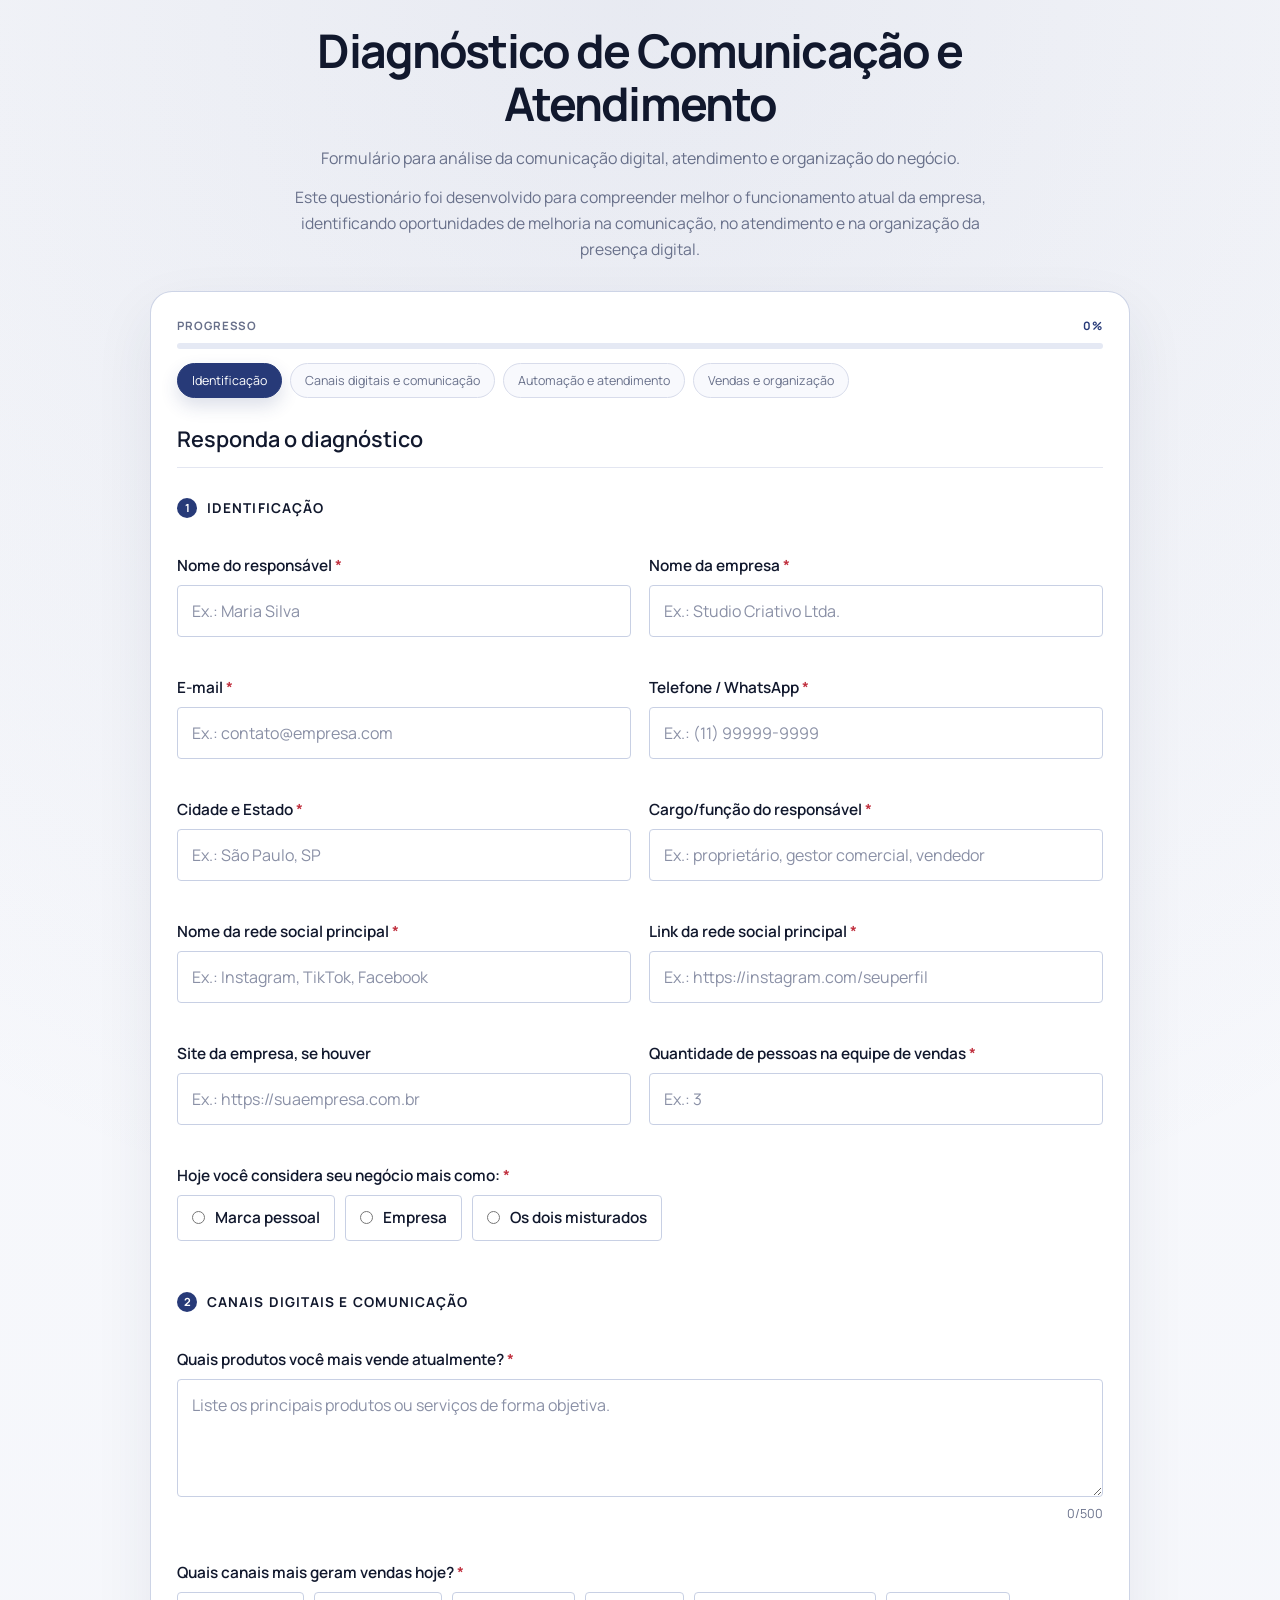
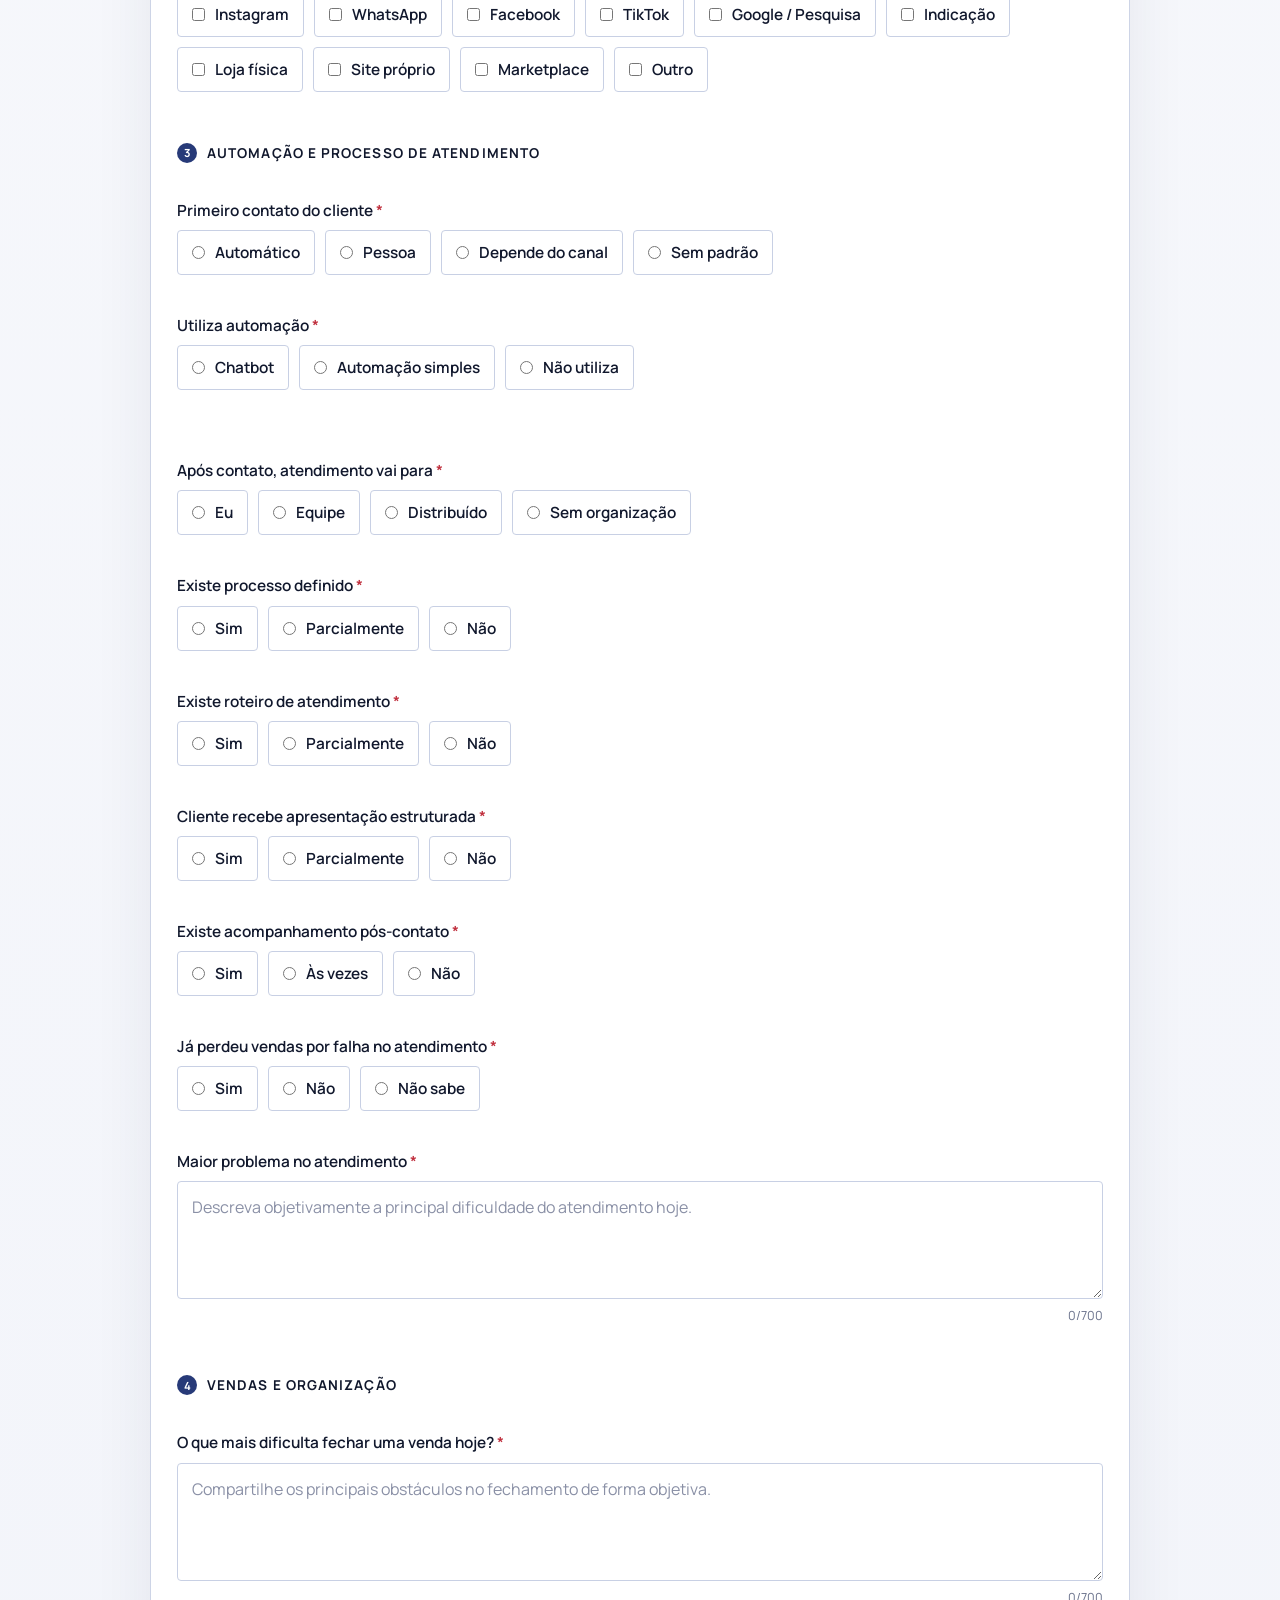
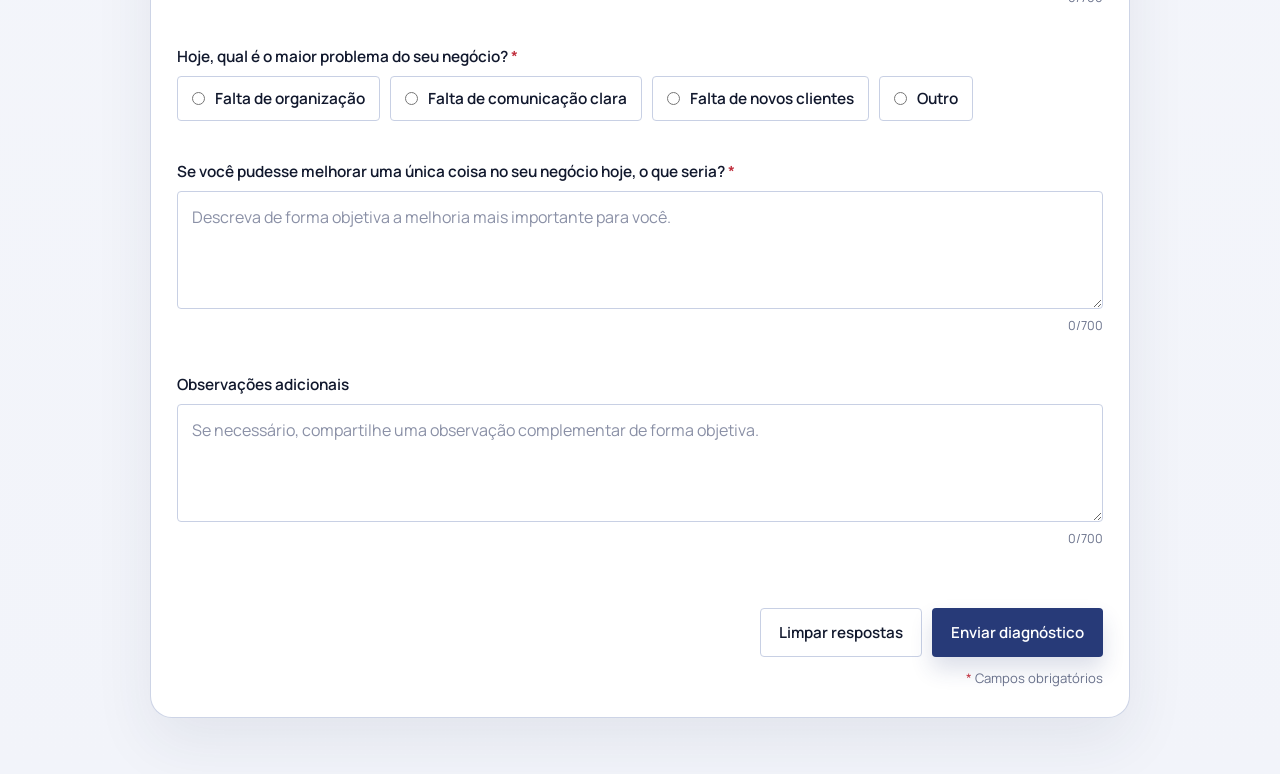
<file: index.html>
<!DOCTYPE html>
<html lang="pt-BR">
<head>
  <meta charset="UTF-8">
  <meta name="viewport" content="width=device-width, initial-scale=1.0">
  <title>Diagn&oacute;stico de Comunica&ccedil;&atilde;o e Atendimento</title>
  <link rel="preconnect" href="https://fonts.googleapis.com">
  <link rel="preconnect" href="https://fonts.gstatic.com" crossorigin>
  <link href="https://fonts.googleapis.com/css2?family=Manrope:wght@400;500;600;700;800&display=swap" rel="stylesheet">
  <link rel="stylesheet" href="style.css">
</head>
<body>
  <main class="page">
    <section class="hero">
      <h1>Diagn&oacute;stico de Comunica&ccedil;&atilde;o e Atendimento</h1>
      <p class="hero-subtitle">
        Formul&aacute;rio para an&aacute;lise da comunica&ccedil;&atilde;o digital, atendimento e organiza&ccedil;&atilde;o do neg&oacute;cio.
      </p>
      <p class="hero-description">
        Este question&aacute;rio foi desenvolvido para compreender melhor o funcionamento atual da empresa, identificando oportunidades de melhoria na comunica&ccedil;&atilde;o, no atendimento e na organiza&ccedil;&atilde;o da presen&ccedil;a digital.
      </p>
    </section>

    <section class="form-shell">
      <div class="progress-panel">
        <div class="progress-header">
          <span class="progress-label">PROGRESSO</span>
          <span class="progress-value" id="progress-value">0%</span>
        </div>
        <div class="progress-track" aria-hidden="true">
          <span class="progress-fill" id="progress-fill"></span>
        </div>

        <div class="step-tabs" aria-label="Etapas do diagn&oacute;stico">
          <button class="step-tab is-active" type="button" data-step-target="identificacao">Identifica&ccedil;&atilde;o</button>
          <button class="step-tab" type="button" data-step-target="instagram">Canais digitais e comunica&ccedil;&atilde;o</button>
          <button class="step-tab" type="button" data-step-target="atendimento">Automa&ccedil;&atilde;o e atendimento</button>
          <button class="step-tab" type="button" data-step-target="vendas">Vendas e organiza&ccedil;&atilde;o</button>
        </div>
      </div>

      <form id="diagnostic-form" novalidate>
        <div class="form-header">
          <h2>Responda o diagn&oacute;stico</h2>
        </div>

        <section class="form-section" id="identificacao" data-step="identificacao">
          <div class="section-title">
            <span class="section-number">1</span>
            <h3>Identifica&ccedil;&atilde;o</h3>
          </div>

          <div class="field-grid">
            <div class="field" data-field="name">
              <label for="name">Nome do respons&aacute;vel <span class="required-mark">*</span></label>
              <input id="name" name="name" type="text" maxlength="80" placeholder="Ex.: Maria Silva" required>
              <small class="error" id="name-error"></small>
            </div>

            <div class="field" data-field="company">
              <label for="company">Nome da empresa <span class="required-mark">*</span></label>
              <input id="company" name="company" type="text" maxlength="100" placeholder="Ex.: Studio Criativo Ltda." required>
              <small class="error" id="company-error"></small>
            </div>
          </div>

          <div class="field-grid">
            <div class="field" data-field="email">
              <label for="email">E-mail <span class="required-mark">*</span></label>
              <input id="email" name="email" type="email" maxlength="120" placeholder="Ex.: contato@empresa.com" required>
              <small class="error" id="email-error"></small>
            </div>

            <div class="field" data-field="phoneWhatsApp">
              <label for="phone-whatsapp">Telefone / WhatsApp <span class="required-mark">*</span></label>
              <input id="phone-whatsapp" name="phoneWhatsApp" type="tel" maxlength="30" placeholder="Ex.: (11) 99999-9999" required>
              <small class="error" id="phoneWhatsApp-error"></small>
            </div>
          </div>

          <div class="field-grid">
            <div class="field" data-field="cityState">
              <label for="city-state">Cidade e Estado <span class="required-mark">*</span></label>
              <input id="city-state" name="cityState" type="text" maxlength="80" placeholder="Ex.: S&atilde;o Paulo, SP" required>
              <small class="error" id="cityState-error"></small>
            </div>

            <div class="field" data-field="role">
              <label for="role">Cargo/fun&ccedil;&atilde;o do respons&aacute;vel <span class="required-mark">*</span></label>
              <input id="role" name="role" type="text" maxlength="80" placeholder="Ex.: propriet&aacute;rio, gestor comercial, vendedor" required>
              <small class="error" id="role-error"></small>
            </div>
          </div>

          <div class="field-grid">
            <div class="field" data-field="mainSocialNetworkName">
              <label for="main-social-network-name">Nome da rede social principal <span class="required-mark">*</span></label>
              <input id="main-social-network-name" name="mainSocialNetworkName" type="text" maxlength="80" placeholder="Ex.: Instagram, TikTok, Facebook" required>
              <small class="error" id="mainSocialNetworkName-error"></small>
            </div>

            <div class="field" data-field="mainSocialNetworkLink">
              <label for="main-social-network-link">Link da rede social principal <span class="required-mark">*</span></label>
              <input id="main-social-network-link" name="mainSocialNetworkLink" type="url" maxlength="200" placeholder="Ex.: https://instagram.com/seuperfil" required>
              <small class="error" id="mainSocialNetworkLink-error"></small>
            </div>
          </div>

          <div class="field-grid">
            <div class="field" data-field="website">
              <label for="website">Site da empresa, se houver</label>
              <input id="website" name="website" type="url" maxlength="200" placeholder="Ex.: https://suaempresa.com.br">
              <small class="error" id="website-error"></small>
            </div>

            <div class="field" data-field="salesTeamSize">
              <label for="sales-team-size">Quantidade de pessoas na equipe de vendas <span class="required-mark">*</span></label>
              <input id="sales-team-size" name="salesTeamSize" type="number" min="1" step="1" placeholder="Ex.: 3" required>
              <small class="error" id="salesTeamSize-error"></small>
            </div>
          </div>

          <div class="field" data-field="businessType">
            <span class="field-label">Hoje voc&ecirc; considera seu neg&oacute;cio mais como: <span class="required-mark">*</span></span>
            <div class="choice-group">
              <label class="choice-pill" for="business-type-personal">
                <input id="business-type-personal" name="businessType" type="radio" value="Marca pessoal" required>
                <span>Marca pessoal</span>
              </label>
              <label class="choice-pill" for="business-type-company">
                <input id="business-type-company" name="businessType" type="radio" value="Empresa" required>
                <span>Empresa</span>
              </label>
              <label class="choice-pill" for="business-type-both">
                <input id="business-type-both" name="businessType" type="radio" value="Os dois misturados" required>
                <span>Os dois misturados</span>
              </label>
            </div>
            <small class="error" id="businessType-error"></small>
          </div>
        </section>

        <section class="form-section" id="instagram" data-step="instagram">
          <div class="section-title">
            <span class="section-number">2</span>
            <h3>Canais digitais e comunica&ccedil;&atilde;o</h3>
          </div>

          <div class="field" data-field="topProducts">
            <label for="top-products">Quais produtos voc&ecirc; mais vende atualmente? <span class="required-mark">*</span></label>
            <textarea id="top-products" name="topProducts" rows="4" maxlength="500" placeholder="Liste os principais produtos ou servi&ccedil;os de forma objetiva." required></textarea>
            <small class="error" id="topProducts-error"></small>
          </div>

          <div class="field" data-field="salesChannels">
            <span class="field-label">Quais canais mais geram vendas hoje? <span class="required-mark">*</span></span>
            <div class="choice-group">
              <label class="choice-pill" for="sales-channels-instagram">
                <input id="sales-channels-instagram" name="salesChannels" type="checkbox" value="Instagram">
                <span>Instagram</span>
              </label>
              <label class="choice-pill" for="sales-channels-whatsapp">
                <input id="sales-channels-whatsapp" name="salesChannels" type="checkbox" value="WhatsApp">
                <span>WhatsApp</span>
              </label>
              <label class="choice-pill" for="sales-channels-facebook">
                <input id="sales-channels-facebook" name="salesChannels" type="checkbox" value="Facebook">
                <span>Facebook</span>
              </label>
              <label class="choice-pill" for="sales-channels-tiktok">
                <input id="sales-channels-tiktok" name="salesChannels" type="checkbox" value="TikTok">
                <span>TikTok</span>
              </label>
              <label class="choice-pill" for="sales-channels-google">
                <input id="sales-channels-google" name="salesChannels" type="checkbox" value="Google / Pesquisa">
                <span>Google / Pesquisa</span>
              </label>
              <label class="choice-pill" for="sales-channels-referral">
                <input id="sales-channels-referral" name="salesChannels" type="checkbox" value="Indica&ccedil;&atilde;o">
                <span>Indica&ccedil;&atilde;o</span>
              </label>
              <label class="choice-pill" for="sales-channels-store">
                <input id="sales-channels-store" name="salesChannels" type="checkbox" value="Loja f&iacute;sica">
                <span>Loja f&iacute;sica</span>
              </label>
              <label class="choice-pill" for="sales-channels-website">
                <input id="sales-channels-website" name="salesChannels" type="checkbox" value="Site pr&oacute;prio">
                <span>Site pr&oacute;prio</span>
              </label>
              <label class="choice-pill" for="sales-channels-marketplace">
                <input id="sales-channels-marketplace" name="salesChannels" type="checkbox" value="Marketplace">
                <span>Marketplace</span>
              </label>
              <label class="choice-pill" for="sales-channels-other">
                <input id="sales-channels-other" name="salesChannels" type="checkbox" value="Outro">
                <span>Outro</span>
              </label>
            </div>
            <small class="error" id="salesChannels-error"></small>
          </div>

          <section class="conditional-block is-hidden" data-channel-block="Instagram">
            <div class="conditional-block-header">
              <h4>Instagram</h4>
            </div>
            <div class="field-grid">
              <div class="field" data-field="instagramObjective">
                <span class="field-label">Quais s&atilde;o os objetivos do Instagram? <span class="required-mark">*</span></span>
                <div class="choice-group">
                  <label class="choice-pill" for="instagram-objective-sales">
                    <input id="instagram-objective-sales" name="instagramObjective" type="checkbox" value="Vendas">
                    <span>Vendas</span>
                  </label>
                  <label class="choice-pill" for="instagram-objective-leads">
                    <input id="instagram-objective-leads" name="instagramObjective" type="checkbox" value="Leads">
                    <span>Leads</span>
                  </label>
                  <label class="choice-pill" for="instagram-objective-authority">
                    <input id="instagram-objective-authority" name="instagramObjective" type="checkbox" value="Autoridade">
                    <span>Autoridade</span>
                  </label>
                  <label class="choice-pill" for="instagram-objective-presence">
                    <input id="instagram-objective-presence" name="instagramObjective" type="checkbox" value="Presen&ccedil;a">
                    <span>Presen&ccedil;a</span>
                  </label>
                </div>
                <small class="error" id="instagramObjective-error"></small>
              </div>

              <div class="field" data-field="instagramProfileClarity">
                <span class="field-label">Clareza do perfil <span class="required-mark">*</span></span>
                <div class="choice-group">
                  <label class="choice-pill" for="instagram-clarity-yes">
                    <input id="instagram-clarity-yes" name="instagramProfileClarity" type="radio" value="Sim">
                    <span>Sim</span>
                  </label>
                  <label class="choice-pill" for="instagram-clarity-no">
                    <input id="instagram-clarity-no" name="instagramProfileClarity" type="radio" value="N&atilde;o">
                    <span>N&atilde;o</span>
                  </label>
                  <label class="choice-pill" for="instagram-clarity-partial">
                    <input id="instagram-clarity-partial" name="instagramProfileClarity" type="radio" value="Parcialmente">
                    <span>Parcialmente</span>
                  </label>
                </div>
                <small class="error" id="instagramProfileClarity-error"></small>
              </div>

              <div class="field" data-field="instagramPostingFrequency">
                <span class="field-label">Frequ&ecirc;ncia de postagem <span class="required-mark">*</span></span>
                <div class="choice-group">
                  <label class="choice-pill" for="instagram-frequency-daily">
                    <input id="instagram-frequency-daily" name="instagramPostingFrequency" type="radio" value="Di&aacute;rio">
                    <span>Di&aacute;rio</span>
                  </label>
                  <label class="choice-pill" for="instagram-frequency-weekly">
                    <input id="instagram-frequency-weekly" name="instagramPostingFrequency" type="radio" value="Semanal">
                    <span>Semanal</span>
                  </label>
                  <label class="choice-pill" for="instagram-frequency-sporadic">
                    <input id="instagram-frequency-sporadic" name="instagramPostingFrequency" type="radio" value="Espor&aacute;dico">
                    <span>Espor&aacute;dico</span>
                  </label>
                  <label class="choice-pill" for="instagram-frequency-none">
                    <input id="instagram-frequency-none" name="instagramPostingFrequency" type="radio" value="N&atilde;o publica">
                    <span>N&atilde;o publica</span>
                  </label>
                </div>
                <small class="error" id="instagramPostingFrequency-error"></small>
              </div>

              <div class="field" data-field="instagramContentPattern">
                <span class="field-label">Possui padr&atilde;o de conte&uacute;do <span class="required-mark">*</span></span>
                <div class="choice-group">
                  <label class="choice-pill" for="instagram-content-pattern-yes">
                    <input id="instagram-content-pattern-yes" name="instagramContentPattern" type="radio" value="Sim">
                    <span>Sim</span>
                  </label>
                  <label class="choice-pill" for="instagram-content-pattern-no">
                    <input id="instagram-content-pattern-no" name="instagramContentPattern" type="radio" value="N&atilde;o">
                    <span>N&atilde;o</span>
                  </label>
                </div>
                <small class="error" id="instagramContentPattern-error"></small>
              </div>

              <div class="field" data-field="instagramResultsTracking">
                <span class="field-label">Mede resultados <span class="required-mark">*</span></span>
                <div class="choice-group">
                  <label class="choice-pill" for="instagram-results-reach">
                    <input id="instagram-results-reach" name="instagramResultsTracking" type="radio" value="Alcance">
                    <span>Alcance</span>
                  </label>
                  <label class="choice-pill" for="instagram-results-messages">
                    <input id="instagram-results-messages" name="instagramResultsTracking" type="radio" value="Mensagens">
                    <span>Mensagens</span>
                  </label>
                  <label class="choice-pill" for="instagram-results-sales">
                    <input id="instagram-results-sales" name="instagramResultsTracking" type="radio" value="Vendas">
                    <span>Vendas</span>
                  </label>
                  <label class="choice-pill" for="instagram-results-none">
                    <input id="instagram-results-none" name="instagramResultsTracking" type="radio" value="N&atilde;o mede">
                    <span>N&atilde;o mede</span>
                  </label>
                </div>
                <small class="error" id="instagramResultsTracking-error"></small>
              </div>

              <div class="field" data-field="instagramClientInitiates">
                <span class="field-label">Cliente inicia contato <span class="required-mark">*</span></span>
                <div class="choice-group">
                  <label class="choice-pill" for="instagram-client-initiates-yes">
                    <input id="instagram-client-initiates-yes" name="instagramClientInitiates" type="radio" value="Sim">
                    <span>Sim</span>
                  </label>
                  <label class="choice-pill" for="instagram-client-initiates-no">
                    <input id="instagram-client-initiates-no" name="instagramClientInitiates" type="radio" value="N&atilde;o">
                    <span>N&atilde;o</span>
                  </label>
                </div>
                <small class="error" id="instagramClientInitiates-error"></small>
              </div>
            </div>
          </section>

          <section class="conditional-block is-hidden" data-channel-block="WhatsApp">
            <div class="conditional-block-header">
              <h4>WhatsApp</h4>
            </div>
            <div class="field-grid">
              <div class="field" data-field="whatsappUse">
                <span class="field-label">Uso <span class="required-mark">*</span></span>
                <div class="choice-group">
                  <label class="choice-pill" for="whatsapp-use-service">
                    <input id="whatsapp-use-service" name="whatsappUse" type="radio" value="Atendimento">
                    <span>Atendimento</span>
                  </label>
                  <label class="choice-pill" for="whatsapp-use-sales">
                    <input id="whatsapp-use-sales" name="whatsappUse" type="radio" value="Vendas">
                    <span>Vendas</span>
                  </label>
                  <label class="choice-pill" for="whatsapp-use-both">
                    <input id="whatsapp-use-both" name="whatsappUse" type="radio" value="Ambos">
                    <span>Ambos</span>
                  </label>
                </div>
                <small class="error" id="whatsappUse-error"></small>
              </div>

              <div class="field" data-field="whatsappProcess">
                <span class="field-label">Existe processo <span class="required-mark">*</span></span>
                <div class="choice-group">
                  <label class="choice-pill" for="whatsapp-process-yes">
                    <input id="whatsapp-process-yes" name="whatsappProcess" type="radio" value="Sim">
                    <span>Sim</span>
                  </label>
                  <label class="choice-pill" for="whatsapp-process-no">
                    <input id="whatsapp-process-no" name="whatsappProcess" type="radio" value="N&atilde;o">
                    <span>N&atilde;o</span>
                  </label>
                  <label class="choice-pill" for="whatsapp-process-partial">
                    <input id="whatsapp-process-partial" name="whatsappProcess" type="radio" value="Parcialmente">
                    <span>Parcialmente</span>
                  </label>
                </div>
                <small class="error" id="whatsappProcess-error"></small>
              </div>

              <div class="field" data-field="whatsappFirstContact">
                <span class="field-label">Primeiro contato <span class="required-mark">*</span></span>
                <div class="choice-group">
                  <label class="choice-pill" for="whatsapp-first-contact-standard">
                    <input id="whatsapp-first-contact-standard" name="whatsappFirstContact" type="radio" value="Padronizado">
                    <span>Padronizado</span>
                  </label>
                  <label class="choice-pill" for="whatsapp-first-contact-improvised">
                    <input id="whatsapp-first-contact-improvised" name="whatsappFirstContact" type="radio" value="Improvisado">
                    <span>Improvisado</span>
                  </label>
                </div>
                <small class="error" id="whatsappFirstContact-error"></small>
              </div>

              <div class="field" data-field="whatsappResponseTime">
                <span class="field-label">Tempo de resposta <span class="required-mark">*</span></span>
                <div class="choice-group">
                  <label class="choice-pill" for="whatsapp-response-immediate">
                    <input id="whatsapp-response-immediate" name="whatsappResponseTime" type="radio" value="Imediato">
                    <span>Imediato</span>
                  </label>
                  <label class="choice-pill" for="whatsapp-response-one-hour">
                    <input id="whatsapp-response-one-hour" name="whatsappResponseTime" type="radio" value="At&eacute; 1h">
                    <span>At&eacute; 1h</span>
                  </label>
                  <label class="choice-pill" for="whatsapp-response-hours">
                    <input id="whatsapp-response-hours" name="whatsappResponseTime" type="radio" value="Horas">
                    <span>Horas</span>
                  </label>
                  <label class="choice-pill" for="whatsapp-response-delayed">
                    <input id="whatsapp-response-delayed" name="whatsappResponseTime" type="radio" value="Demorado">
                    <span>Demorado</span>
                  </label>
                </div>
                <small class="error" id="whatsappResponseTime-error"></small>
              </div>

              <div class="field" data-field="whatsappConversionStrategy">
                <span class="field-label">Estrat&eacute;gia de convers&atilde;o <span class="required-mark">*</span></span>
                <div class="choice-group">
                  <label class="choice-pill" for="whatsapp-strategy-script">
                    <input id="whatsapp-strategy-script" name="whatsappConversionStrategy" type="radio" value="Roteiro">
                    <span>Roteiro</span>
                  </label>
                  <label class="choice-pill" for="whatsapp-strategy-presentation">
                    <input id="whatsapp-strategy-presentation" name="whatsappConversionStrategy" type="radio" value="Apresenta&ccedil;&atilde;o">
                    <span>Apresenta&ccedil;&atilde;o</span>
                  </label>
                  <label class="choice-pill" for="whatsapp-strategy-proof">
                    <input id="whatsapp-strategy-proof" name="whatsappConversionStrategy" type="radio" value="Prova social">
                    <span>Prova social</span>
                  </label>
                  <label class="choice-pill" for="whatsapp-strategy-none">
                    <input id="whatsapp-strategy-none" name="whatsappConversionStrategy" type="radio" value="N&atilde;o usa">
                    <span>N&atilde;o usa</span>
                  </label>
                </div>
                <small class="error" id="whatsappConversionStrategy-error"></small>
              </div>

              <div class="field" data-field="whatsappLosesClients">
                <span class="field-label">Perde clientes ap&oacute;s contato <span class="required-mark">*</span></span>
                <div class="choice-group">
                  <label class="choice-pill" for="whatsapp-loses-clients-yes">
                    <input id="whatsapp-loses-clients-yes" name="whatsappLosesClients" type="radio" value="Sim">
                    <span>Sim</span>
                  </label>
                  <label class="choice-pill" for="whatsapp-loses-clients-no">
                    <input id="whatsapp-loses-clients-no" name="whatsappLosesClients" type="radio" value="N&atilde;o">
                    <span>N&atilde;o</span>
                  </label>
                  <label class="choice-pill" for="whatsapp-loses-clients-unknown">
                    <input id="whatsapp-loses-clients-unknown" name="whatsappLosesClients" type="radio" value="N&atilde;o sabe">
                    <span>N&atilde;o sabe</span>
                  </label>
                </div>
                <small class="error" id="whatsappLosesClients-error"></small>
              </div>
            </div>
          </section>

          <section class="conditional-block is-hidden" data-channel-block="Facebook">
            <div class="conditional-block-header">
              <h4>Facebook</h4>
            </div>
            <div class="field-grid">
              <div class="field" data-field="facebookResults">
                <span class="field-label">Gera resultado <span class="required-mark">*</span></span>
                <div class="choice-group">
                  <label class="choice-pill" for="facebook-results-sales">
                    <input id="facebook-results-sales" name="facebookResults" type="radio" value="Vendas">
                    <span>Vendas</span>
                  </label>
                  <label class="choice-pill" for="facebook-results-contacts">
                    <input id="facebook-results-contacts" name="facebookResults" type="radio" value="Contatos">
                    <span>Contatos</span>
                  </label>
                  <label class="choice-pill" for="facebook-results-visibility">
                    <input id="facebook-results-visibility" name="facebookResults" type="radio" value="Visibilidade">
                    <span>Visibilidade</span>
                  </label>
                  <label class="choice-pill" for="facebook-results-none">
                    <input id="facebook-results-none" name="facebookResults" type="radio" value="Nenhum">
                    <span>Nenhum</span>
                  </label>
                </div>
                <small class="error" id="facebookResults-error"></small>
              </div>

              <div class="field" data-field="facebookPostingFrequency">
                <span class="field-label">Frequ&ecirc;ncia de postagem <span class="required-mark">*</span></span>
                <div class="choice-group">
                  <label class="choice-pill" for="facebook-posting-yes">
                    <input id="facebook-posting-yes" name="facebookPostingFrequency" type="radio" value="Sim">
                    <span>Sim</span>
                  </label>
                  <label class="choice-pill" for="facebook-posting-no">
                    <input id="facebook-posting-no" name="facebookPostingFrequency" type="radio" value="N&atilde;o">
                    <span>N&atilde;o</span>
                  </label>
                </div>
                <small class="error" id="facebookPostingFrequency-error"></small>
              </div>

              <div class="field" data-field="facebookAdsUsage">
                <span class="field-label">Uso de an&uacute;ncios <span class="required-mark">*</span></span>
                <div class="choice-group">
                  <label class="choice-pill" for="facebook-ads-paid">
                    <input id="facebook-ads-paid" name="facebookAdsUsage" type="radio" value="An&uacute;ncios">
                    <span>An&uacute;ncios</span>
                  </label>
                  <label class="choice-pill" for="facebook-ads-organic">
                    <input id="facebook-ads-organic" name="facebookAdsUsage" type="radio" value="Org&acirc;nico">
                    <span>Org&acirc;nico</span>
                  </label>
                  <label class="choice-pill" for="facebook-ads-none">
                    <input id="facebook-ads-none" name="facebookAdsUsage" type="radio" value="Nenhum">
                    <span>Nenhum</span>
                  </label>
                </div>
                <small class="error" id="facebookAdsUsage-error"></small>
              </div>
            </div>
          </section>

          <section class="conditional-block is-hidden" data-channel-block="TikTok">
            <div class="conditional-block-header">
              <h4>TikTok</h4>
            </div>
            <div class="field-grid">
              <div class="field" data-field="tiktokUse">
                <span class="field-label">Uso <span class="required-mark">*</span></span>
                <div class="choice-group">
                  <label class="choice-pill" for="tiktok-use-attraction">
                    <input id="tiktok-use-attraction" name="tiktokUse" type="radio" value="Atra&ccedil;&atilde;o">
                    <span>Atra&ccedil;&atilde;o</span>
                  </label>
                  <label class="choice-pill" for="tiktok-use-sales">
                    <input id="tiktok-use-sales" name="tiktokUse" type="radio" value="Vendas">
                    <span>Vendas</span>
                  </label>
                  <label class="choice-pill" for="tiktok-use-positioning">
                    <input id="tiktok-use-positioning" name="tiktokUse" type="radio" value="Posicionamento">
                    <span>Posicionamento</span>
                  </label>
                  <label class="choice-pill" for="tiktok-use-none">
                    <input id="tiktok-use-none" name="tiktokUse" type="radio" value="N&atilde;o usa">
                    <span>N&atilde;o usa</span>
                  </label>
                </div>
                <small class="error" id="tiktokUse-error"></small>
              </div>

              <div class="field" data-field="tiktokFrequency">
                <span class="field-label">Frequ&ecirc;ncia <span class="required-mark">*</span></span>
                <div class="choice-group">
                  <label class="choice-pill" for="tiktok-frequency-yes">
                    <input id="tiktok-frequency-yes" name="tiktokFrequency" type="radio" value="Sim">
                    <span>Sim</span>
                  </label>
                  <label class="choice-pill" for="tiktok-frequency-no">
                    <input id="tiktok-frequency-no" name="tiktokFrequency" type="radio" value="N&atilde;o">
                    <span>N&atilde;o</span>
                  </label>
                </div>
                <small class="error" id="tiktokFrequency-error"></small>
              </div>

              <div class="field" data-field="tiktokHighReach">
                <span class="field-label">J&aacute; teve alcance alto <span class="required-mark">*</span></span>
                <div class="choice-group">
                  <label class="choice-pill" for="tiktok-reach-yes">
                    <input id="tiktok-reach-yes" name="tiktokHighReach" type="radio" value="Sim">
                    <span>Sim</span>
                  </label>
                  <label class="choice-pill" for="tiktok-reach-no">
                    <input id="tiktok-reach-no" name="tiktokHighReach" type="radio" value="N&atilde;o">
                    <span>N&atilde;o</span>
                  </label>
                </div>
                <small class="error" id="tiktokHighReach-error"></small>
              </div>

              <div class="field" data-field="tiktokDirectsChannel">
                <span class="field-label">Direciona para outro canal <span class="required-mark">*</span></span>
                <div class="choice-group">
                  <label class="choice-pill" for="tiktok-directs-yes">
                    <input id="tiktok-directs-yes" name="tiktokDirectsChannel" type="radio" value="Sim">
                    <span>Sim</span>
                  </label>
                  <label class="choice-pill" for="tiktok-directs-no">
                    <input id="tiktok-directs-no" name="tiktokDirectsChannel" type="radio" value="N&atilde;o">
                    <span>N&atilde;o</span>
                  </label>
                </div>
                <small class="error" id="tiktokDirectsChannel-error"></small>
              </div>
            </div>
          </section>

          <section class="conditional-block is-hidden" data-channel-block="Google / Pesquisa">
            <div class="conditional-block-header">
              <h4>Google / Pesquisa</h4>
            </div>
            <div class="field-grid">
              <div class="field" data-field="googleSearchPresence">
                <span class="field-label">Aparece em pesquisas <span class="required-mark">*</span></span>
                <div class="choice-group">
                  <label class="choice-pill" for="google-search-presence-yes">
                    <input id="google-search-presence-yes" name="googleSearchPresence" type="radio" value="Sim">
                    <span>Sim</span>
                  </label>
                  <label class="choice-pill" for="google-search-presence-no">
                    <input id="google-search-presence-no" name="googleSearchPresence" type="radio" value="N&atilde;o">
                    <span>N&atilde;o</span>
                  </label>
                  <label class="choice-pill" for="google-search-presence-unknown">
                    <input id="google-search-presence-unknown" name="googleSearchPresence" type="radio" value="N&atilde;o sabe">
                    <span>N&atilde;o sabe</span>
                  </label>
                </div>
                <small class="error" id="googleSearchPresence-error"></small>
              </div>

              <div class="field" data-field="googleBusinessProfile">
                <span class="field-label">Possui Google Meu Neg&oacute;cio <span class="required-mark">*</span></span>
                <div class="choice-group">
                  <label class="choice-pill" for="google-business-profile-yes">
                    <input id="google-business-profile-yes" name="googleBusinessProfile" type="radio" value="Sim">
                    <span>Sim</span>
                  </label>
                  <label class="choice-pill" for="google-business-profile-no">
                    <input id="google-business-profile-no" name="googleBusinessProfile" type="radio" value="N&atilde;o">
                    <span>N&atilde;o</span>
                  </label>
                </div>
                <small class="error" id="googleBusinessProfile-error"></small>
              </div>

              <div class="field" data-field="googleReceivesContacts">
                <span class="field-label">Recebe contatos <span class="required-mark">*</span></span>
                <div class="choice-group">
                  <label class="choice-pill" for="google-receives-contacts-yes">
                    <input id="google-receives-contacts-yes" name="googleReceivesContacts" type="radio" value="Sim">
                    <span>Sim</span>
                  </label>
                  <label class="choice-pill" for="google-receives-contacts-no">
                    <input id="google-receives-contacts-no" name="googleReceivesContacts" type="radio" value="N&atilde;o">
                    <span>N&atilde;o</span>
                  </label>
                </div>
                <small class="error" id="googleReceivesContacts-error"></small>
              </div>

              <div class="field" data-field="googleHasReviews">
                <span class="field-label">Possui avalia&ccedil;&otilde;es <span class="required-mark">*</span></span>
                <div class="choice-group">
                  <label class="choice-pill" for="google-has-reviews-yes">
                    <input id="google-has-reviews-yes" name="googleHasReviews" type="radio" value="Sim">
                    <span>Sim</span>
                  </label>
                  <label class="choice-pill" for="google-has-reviews-no">
                    <input id="google-has-reviews-no" name="googleHasReviews" type="radio" value="N&atilde;o">
                    <span>N&atilde;o</span>
                  </label>
                </div>
                <small class="error" id="googleHasReviews-error"></small>
              </div>
            </div>
          </section>

          <section class="conditional-block is-hidden" data-channel-block="Indica&ccedil;&atilde;o">
            <div class="conditional-block-header">
              <h4>Indica&ccedil;&atilde;o</h4>
            </div>
            <div class="field-grid">
              <div class="field" data-field="referralImportance">
                <span class="field-label">Import&acirc;ncia <span class="required-mark">*</span></span>
                <div class="choice-group">
                  <label class="choice-pill" for="referral-importance-main">
                    <input id="referral-importance-main" name="referralImportance" type="radio" value="Principal">
                    <span>Principal</span>
                  </label>
                  <label class="choice-pill" for="referral-importance-complementary">
                    <input id="referral-importance-complementary" name="referralImportance" type="radio" value="Complementar">
                    <span>Complementar</span>
                  </label>
                  <label class="choice-pill" for="referral-importance-rare">
                    <input id="referral-importance-rare" name="referralImportance" type="radio" value="Rara">
                    <span>Rara</span>
                  </label>
                </div>
                <small class="error" id="referralImportance-error"></small>
              </div>

              <div class="field" data-field="referralEncourages">
                <span class="field-label">Incentiva indica&ccedil;&atilde;o <span class="required-mark">*</span></span>
                <div class="choice-group">
                  <label class="choice-pill" for="referral-encourages-yes">
                    <input id="referral-encourages-yes" name="referralEncourages" type="radio" value="Sim">
                    <span>Sim</span>
                  </label>
                  <label class="choice-pill" for="referral-encourages-no">
                    <input id="referral-encourages-no" name="referralEncourages" type="radio" value="N&atilde;o">
                    <span>N&atilde;o</span>
                  </label>
                </div>
                <small class="error" id="referralEncourages-error"></small>
              </div>

              <div class="field" data-field="referralProcess">
                <span class="field-label">Possui processo <span class="required-mark">*</span></span>
                <div class="choice-group">
                  <label class="choice-pill" for="referral-process-yes">
                    <input id="referral-process-yes" name="referralProcess" type="radio" value="Sim">
                    <span>Sim</span>
                  </label>
                  <label class="choice-pill" for="referral-process-no">
                    <input id="referral-process-no" name="referralProcess" type="radio" value="N&atilde;o">
                    <span>N&atilde;o</span>
                  </label>
                </div>
                <small class="error" id="referralProcess-error"></small>
              </div>
            </div>
          </section>

          <section class="conditional-block is-hidden" data-channel-block="Loja f&iacute;sica">
            <div class="conditional-block-header">
              <h4>Loja f&iacute;sica</h4>
            </div>
            <div class="field-grid">
              <div class="field" data-field="storeFlow">
                <span class="field-label">Fluxo <span class="required-mark">*</span></span>
                <div class="choice-group">
                  <label class="choice-pill" for="store-flow-high">
                    <input id="store-flow-high" name="storeFlow" type="radio" value="Alto">
                    <span>Alto</span>
                  </label>
                  <label class="choice-pill" for="store-flow-medium">
                    <input id="store-flow-medium" name="storeFlow" type="radio" value="M&eacute;dio">
                    <span>M&eacute;dio</span>
                  </label>
                  <label class="choice-pill" for="store-flow-low">
                    <input id="store-flow-low" name="storeFlow" type="radio" value="Baixo">
                    <span>Baixo</span>
                  </label>
                </div>
                <small class="error" id="storeFlow-error"></small>
              </div>

              <div class="field" data-field="storeProductClarity">
                <span class="field-label">Cliente entende o produto <span class="required-mark">*</span></span>
                <div class="choice-group">
                  <label class="choice-pill" for="store-product-clarity-yes">
                    <input id="store-product-clarity-yes" name="storeProductClarity" type="radio" value="Sim">
                    <span>Sim</span>
                  </label>
                  <label class="choice-pill" for="store-product-clarity-no">
                    <input id="store-product-clarity-no" name="storeProductClarity" type="radio" value="N&atilde;o">
                    <span>N&atilde;o</span>
                  </label>
                </div>
                <small class="error" id="storeProductClarity-error"></small>
              </div>

              <div class="field" data-field="storeVisualOrganization">
                <span class="field-label">Organiza&ccedil;&atilde;o visual <span class="required-mark">*</span></span>
                <div class="choice-group">
                  <label class="choice-pill" for="store-visual-organization-yes">
                    <input id="store-visual-organization-yes" name="storeVisualOrganization" type="radio" value="Sim">
                    <span>Sim</span>
                  </label>
                  <label class="choice-pill" for="store-visual-organization-no">
                    <input id="store-visual-organization-no" name="storeVisualOrganization" type="radio" value="N&atilde;o">
                    <span>N&atilde;o</span>
                  </label>
                  <label class="choice-pill" for="store-visual-organization-partial">
                    <input id="store-visual-organization-partial" name="storeVisualOrganization" type="radio" value="Parcialmente">
                    <span>Parcialmente</span>
                  </label>
                </div>
                <small class="error" id="storeVisualOrganization-error"></small>
              </div>
            </div>
          </section>

          <section class="conditional-block is-hidden" data-channel-block="Site pr&oacute;prio">
            <div class="conditional-block-header">
              <h4>Site pr&oacute;prio</h4>
            </div>
            <div class="field-grid">
              <div class="field" data-field="websiteOutcome">
                <span class="field-label">Gera <span class="required-mark">*</span></span>
                <div class="choice-group">
                  <label class="choice-pill" for="website-outcome-sales">
                    <input id="website-outcome-sales" name="websiteOutcome" type="radio" value="Vendas">
                    <span>Vendas</span>
                  </label>
                  <label class="choice-pill" for="website-outcome-contacts">
                    <input id="website-outcome-contacts" name="websiteOutcome" type="radio" value="Contatos">
                    <span>Contatos</span>
                  </label>
                  <label class="choice-pill" for="website-outcome-information">
                    <input id="website-outcome-information" name="websiteOutcome" type="radio" value="Informa&ccedil;&atilde;o">
                    <span>Informa&ccedil;&atilde;o</span>
                  </label>
                  <label class="choice-pill" for="website-outcome-none">
                    <input id="website-outcome-none" name="websiteOutcome" type="radio" value="Nada">
                    <span>Nada</span>
                  </label>
                </div>
                <small class="error" id="websiteOutcome-error"></small>
              </div>

              <div class="field" data-field="websiteClearInformation">
                <span class="field-label">Informa&ccedil;&otilde;es claras <span class="required-mark">*</span></span>
                <div class="choice-group">
                  <label class="choice-pill" for="website-clear-information-yes">
                    <input id="website-clear-information-yes" name="websiteClearInformation" type="radio" value="Sim">
                    <span>Sim</span>
                  </label>
                  <label class="choice-pill" for="website-clear-information-no">
                    <input id="website-clear-information-no" name="websiteClearInformation" type="radio" value="N&atilde;o">
                    <span>N&atilde;o</span>
                  </label>
                  <label class="choice-pill" for="website-clear-information-partial">
                    <input id="website-clear-information-partial" name="websiteClearInformation" type="radio" value="Parcialmente">
                    <span>Parcialmente</span>
                  </label>
                </div>
                <small class="error" id="websiteClearInformation-error"></small>
              </div>
            </div>
          </section>

          <section class="conditional-block is-hidden" data-channel-block="Marketplace">
            <div class="conditional-block-header">
              <h4>Marketplace</h4>
            </div>
            <div class="field-grid">
              <div class="field" data-field="marketplacePlatforms">
                <label for="marketplace-platforms">Quais usa <span class="required-mark">*</span></label>
                <textarea id="marketplace-platforms" name="marketplacePlatforms" rows="3" maxlength="300" placeholder="Informe apenas os marketplaces principais. Ex.: Mercado Livre, Shopee, Amazon."></textarea>
                <small class="error" id="marketplacePlatforms-error"></small>
              </div>

              <div class="field" data-field="marketplaceSalesFrequency">
                <span class="field-label">Frequ&ecirc;ncia de vendas <span class="required-mark">*</span></span>
                <div class="choice-group">
                  <label class="choice-pill" for="marketplace-frequency-frequent">
                    <input id="marketplace-frequency-frequent" name="marketplaceSalesFrequency" type="radio" value="Frequente">
                    <span>Frequente</span>
                  </label>
                  <label class="choice-pill" for="marketplace-frequency-occasional">
                    <input id="marketplace-frequency-occasional" name="marketplaceSalesFrequency" type="radio" value="Ocasional">
                    <span>Ocasional</span>
                  </label>
                  <label class="choice-pill" for="marketplace-frequency-low">
                    <input id="marketplace-frequency-low" name="marketplaceSalesFrequency" type="radio" value="Baixa">
                    <span>Baixa</span>
                  </label>
                </div>
                <small class="error" id="marketplaceSalesFrequency-error"></small>
              </div>

              <div class="field" data-field="marketplaceStrategy">
                <span class="field-label">Possui estrat&eacute;gia <span class="required-mark">*</span></span>
                <div class="choice-group">
                  <label class="choice-pill" for="marketplace-strategy-yes">
                    <input id="marketplace-strategy-yes" name="marketplaceStrategy" type="radio" value="Sim">
                    <span>Sim</span>
                  </label>
                  <label class="choice-pill" for="marketplace-strategy-no">
                    <input id="marketplace-strategy-no" name="marketplaceStrategy" type="radio" value="N&atilde;o">
                    <span>N&atilde;o</span>
                  </label>
                </div>
                <small class="error" id="marketplaceStrategy-error"></small>
              </div>
            </div>
          </section>

          <section class="conditional-block is-hidden" data-channel-block="Outro">
            <div class="conditional-block-header">
              <h4>Outro canal</h4>
            </div>
            <div class="field-grid">
              <div class="field" data-field="otherChannelName">
                <label for="other-channel-name">Qual canal <span class="required-mark">*</span></label>
                <input id="other-channel-name" name="otherChannelName" type="text" maxlength="80" placeholder="Ex.: Telegram, e-mail marketing, panfleto">
                <small class="error" id="otherChannelName-error"></small>
              </div>

              <div class="field" data-field="otherChannelHowWorks">
                <label for="other-channel-how-works">Como funciona <span class="required-mark">*</span></label>
                <textarea id="other-channel-how-works" name="otherChannelHowWorks" rows="3" maxlength="500" placeholder="Explique em poucas linhas como esse canal gera contato ou vendas."></textarea>
                <small class="error" id="otherChannelHowWorks-error"></small>
              </div>

              <div class="field" data-field="otherChannelDifficulty">
                <label for="other-channel-difficulty">Dificuldade <span class="required-mark">*</span></label>
                <textarea id="other-channel-difficulty" name="otherChannelDifficulty" rows="3" maxlength="500" placeholder="Descreva objetivamente a principal dificuldade desse canal."></textarea>
                <small class="error" id="otherChannelDifficulty-error"></small>
              </div>
            </div>
          </section>
        </section>

        <section class="form-section" id="atendimento" data-step="atendimento">
          <div class="section-title">
            <span class="section-number">3</span>
            <h3>Automa&ccedil;&atilde;o e processo de atendimento</h3>
          </div>

          <div class="field" data-field="firstContactType">
            <span class="field-label">Primeiro contato do cliente <span class="required-mark">*</span></span>
            <div class="choice-group">
              <label class="choice-pill" for="first-contact-automatic">
                <input id="first-contact-automatic" name="firstContactType" type="radio" value="Autom&aacute;tico">
                <span>Autom&aacute;tico</span>
              </label>
              <label class="choice-pill" for="first-contact-person">
                <input id="first-contact-person" name="firstContactType" type="radio" value="Pessoa">
                <span>Pessoa</span>
              </label>
              <label class="choice-pill" for="first-contact-channel">
                <input id="first-contact-channel" name="firstContactType" type="radio" value="Depende do canal">
                <span>Depende do canal</span>
              </label>
              <label class="choice-pill" for="first-contact-none">
                <input id="first-contact-none" name="firstContactType" type="radio" value="Sem padr&atilde;o">
                <span>Sem padr&atilde;o</span>
              </label>
            </div>
            <small class="error" id="firstContactType-error"></small>
          </div>

          <div class="field" data-field="automationUsage">
            <span class="field-label">Utiliza automa&ccedil;&atilde;o <span class="required-mark">*</span></span>
            <div class="choice-group">
              <label class="choice-pill" for="automation-usage-chatbot">
                <input id="automation-usage-chatbot" name="automationUsage" type="radio" value="Chatbot">
                <span>Chatbot</span>
              </label>
              <label class="choice-pill" for="automation-usage-simple">
                <input id="automation-usage-simple" name="automationUsage" type="radio" value="Automa&ccedil;&atilde;o simples">
                <span>Automa&ccedil;&atilde;o simples</span>
              </label>
              <label class="choice-pill" for="automation-usage-none">
                <input id="automation-usage-none" name="automationUsage" type="radio" value="N&atilde;o utiliza">
                <span>N&atilde;o utiliza</span>
              </label>
            </div>
            <small class="error" id="automationUsage-error"></small>
          </div>
        </section>
        
        <section class="conditional-block is-hidden" data-conditional-block="automationType">
          <div class="field" data-field="automationType">
            <label for="automation-type">Tipo de automa&ccedil;&atilde;o <span class="required-mark">*</span></label>
            <input id="automation-type" name="automationType" type="text" maxlength="120" placeholder="Ex.: chatbot no WhatsApp, respostas autom&aacute;ticas, CRM">
            <small class="error" id="automationType-error"></small>
          </div>
        </section>

        <section class="form-section form-section-compact" data-step="atendimento">
          <div class="field" data-field="afterContactRouting">
            <span class="field-label">Ap&oacute;s contato, atendimento vai para <span class="required-mark">*</span></span>
            <div class="choice-group">
              <label class="choice-pill" for="after-contact-me">
                <input id="after-contact-me" name="afterContactRouting" type="radio" value="Eu">
                <span>Eu</span>
              </label>
              <label class="choice-pill" for="after-contact-team">
                <input id="after-contact-team" name="afterContactRouting" type="radio" value="Equipe">
                <span>Equipe</span>
              </label>
              <label class="choice-pill" for="after-contact-distributed">
                <input id="after-contact-distributed" name="afterContactRouting" type="radio" value="Distribu&iacute;do">
                <span>Distribu&iacute;do</span>
              </label>
              <label class="choice-pill" for="after-contact-disorganized">
                <input id="after-contact-disorganized" name="afterContactRouting" type="radio" value="Sem organiza&ccedil;&atilde;o">
                <span>Sem organiza&ccedil;&atilde;o</span>
              </label>
            </div>
            <small class="error" id="afterContactRouting-error"></small>
          </div>

          <div class="field" data-field="serviceProcess">
            <span class="field-label">Existe processo definido <span class="required-mark">*</span></span>
            <div class="choice-group">
              <label class="choice-pill" for="service-process-yes">
                <input id="service-process-yes" name="serviceProcess" type="radio" value="Sim">
                <span>Sim</span>
              </label>
              <label class="choice-pill" for="service-process-partial">
                <input id="service-process-partial" name="serviceProcess" type="radio" value="Parcialmente">
                <span>Parcialmente</span>
              </label>
              <label class="choice-pill" for="service-process-no">
                <input id="service-process-no" name="serviceProcess" type="radio" value="N&atilde;o">
                <span>N&atilde;o</span>
              </label>
            </div>
            <small class="error" id="serviceProcess-error"></small>
          </div>

          <div class="field" data-field="serviceScript">
            <span class="field-label">Existe roteiro de atendimento <span class="required-mark">*</span></span>
            <div class="choice-group">
              <label class="choice-pill" for="service-script-yes">
                <input id="service-script-yes" name="serviceScript" type="radio" value="Sim">
                <span>Sim</span>
              </label>
              <label class="choice-pill" for="service-script-partial">
                <input id="service-script-partial" name="serviceScript" type="radio" value="Parcialmente">
                <span>Parcialmente</span>
              </label>
              <label class="choice-pill" for="service-script-no">
                <input id="service-script-no" name="serviceScript" type="radio" value="N&atilde;o">
                <span>N&atilde;o</span>
              </label>
            </div>
            <small class="error" id="serviceScript-error"></small>
          </div>

          <div class="field" data-field="structuredPresentation">
            <span class="field-label">Cliente recebe apresenta&ccedil;&atilde;o estruturada <span class="required-mark">*</span></span>
            <div class="choice-group">
              <label class="choice-pill" for="structured-presentation-yes">
                <input id="structured-presentation-yes" name="structuredPresentation" type="radio" value="Sim">
                <span>Sim</span>
              </label>
              <label class="choice-pill" for="structured-presentation-partial">
                <input id="structured-presentation-partial" name="structuredPresentation" type="radio" value="Parcialmente">
                <span>Parcialmente</span>
              </label>
              <label class="choice-pill" for="structured-presentation-no">
                <input id="structured-presentation-no" name="structuredPresentation" type="radio" value="N&atilde;o">
                <span>N&atilde;o</span>
              </label>
            </div>
            <small class="error" id="structuredPresentation-error"></small>
          </div>

          <div class="field" data-field="followUpProcess">
            <span class="field-label">Existe acompanhamento p&oacute;s-contato <span class="required-mark">*</span></span>
            <div class="choice-group">
              <label class="choice-pill" for="follow-up-yes">
                <input id="follow-up-yes" name="followUpProcess" type="radio" value="Sim">
                <span>Sim</span>
              </label>
              <label class="choice-pill" for="follow-up-sometimes">
                <input id="follow-up-sometimes" name="followUpProcess" type="radio" value="&Agrave;s vezes">
                <span>&Agrave;s vezes</span>
              </label>
              <label class="choice-pill" for="follow-up-no">
                <input id="follow-up-no" name="followUpProcess" type="radio" value="N&atilde;o">
                <span>N&atilde;o</span>
              </label>
            </div>
            <small class="error" id="followUpProcess-error"></small>
          </div>

          <div class="field" data-field="lostSalesByService">
            <span class="field-label">J&aacute; perdeu vendas por falha no atendimento <span class="required-mark">*</span></span>
            <div class="choice-group">
              <label class="choice-pill" for="lost-sales-service-yes">
                <input id="lost-sales-service-yes" name="lostSalesByService" type="radio" value="Sim">
                <span>Sim</span>
              </label>
              <label class="choice-pill" for="lost-sales-service-no">
                <input id="lost-sales-service-no" name="lostSalesByService" type="radio" value="N&atilde;o">
                <span>N&atilde;o</span>
              </label>
              <label class="choice-pill" for="lost-sales-service-unknown">
                <input id="lost-sales-service-unknown" name="lostSalesByService" type="radio" value="N&atilde;o sabe">
                <span>N&atilde;o sabe</span>
              </label>
            </div>
            <small class="error" id="lostSalesByService-error"></small>
          </div>

          <div class="field" data-field="serviceMainProblem">
            <label for="service-main-problem">Maior problema no atendimento <span class="required-mark">*</span></label>
            <textarea id="service-main-problem" name="serviceMainProblem" rows="4" maxlength="700" placeholder="Descreva objetivamente a principal dificuldade do atendimento hoje."></textarea>
            <small class="error" id="serviceMainProblem-error"></small>
          </div>
        </section>

        <section class="form-section" id="vendas" data-step="vendas">
          <div class="section-title">
            <span class="section-number">4</span>
            <h3>Vendas e organiza&ccedil;&atilde;o</h3>
          </div>

          <div class="field" data-field="salesDifficulty">
            <label for="sales-difficulty">O que mais dificulta fechar uma venda hoje? <span class="required-mark">*</span></label>
            <textarea id="sales-difficulty" name="salesDifficulty" rows="4" maxlength="700" placeholder="Compartilhe os principais obst&aacute;culos no fechamento de forma objetiva." required></textarea>
            <small class="error" id="salesDifficulty-error"></small>
          </div>

          <div class="field" data-field="mainProblem">
            <span class="field-label">Hoje, qual &eacute; o maior problema do seu neg&oacute;cio? <span class="required-mark">*</span></span>
            <div class="choice-group">
              <label class="choice-pill" for="main-problem-organization">
                <input id="main-problem-organization" name="mainProblem" type="radio" value="Falta de organiza&ccedil;&atilde;o" required>
                <span>Falta de organiza&ccedil;&atilde;o</span>
              </label>
              <label class="choice-pill" for="main-problem-communication">
                <input id="main-problem-communication" name="mainProblem" type="radio" value="Falta de comunica&ccedil;&atilde;o clara" required>
                <span>Falta de comunica&ccedil;&atilde;o clara</span>
              </label>
              <label class="choice-pill" for="main-problem-clients">
                <input id="main-problem-clients" name="mainProblem" type="radio" value="Falta de novos clientes" required>
                <span>Falta de novos clientes</span>
              </label>
              <label class="choice-pill" for="main-problem-other">
                <input id="main-problem-other" name="mainProblem" type="radio" value="Outro" required>
                <span>Outro</span>
              </label>
            </div>
            <small class="error" id="mainProblem-error"></small>
          </div>

          <section class="conditional-block is-hidden" data-conditional-block="mainProblemOther">
            <div class="field" data-field="mainProblemOtherDescription">
              <label for="main-problem-other-description">Descreva o principal problema <span class="required-mark">*</span></label>
              <textarea id="main-problem-other-description" name="mainProblemOtherDescription" rows="4" maxlength="700" placeholder="Explique objetivamente qual &eacute; o principal problema do neg&oacute;cio."></textarea>
              <small class="error" id="mainProblemOtherDescription-error"></small>
            </div>
          </section>

          <div class="field" data-field="improvementPriority">
            <label for="improvement-priority">Se voc&ecirc; pudesse melhorar uma &uacute;nica coisa no seu neg&oacute;cio hoje, o que seria? <span class="required-mark">*</span></label>
            <textarea id="improvement-priority" name="improvementPriority" rows="4" maxlength="700" placeholder="Descreva de forma objetiva a melhoria mais importante para voc&ecirc;." required></textarea>
            <small class="error" id="improvementPriority-error"></small>
          </div>

          <div class="field" data-field="additionalNotes">
            <label for="additional-notes">Observa&ccedil;&otilde;es adicionais</label>
            <textarea id="additional-notes" name="additionalNotes" rows="4" maxlength="700" placeholder="Se necess&aacute;rio, compartilhe uma observa&ccedil;&atilde;o complementar de forma objetiva."></textarea>
            <small class="error" id="additionalNotes-error"></small>
          </div>
        </section>

        <div class="form-footer">
          <div class="form-actions">
            <button type="reset" class="button button-secondary">Limpar respostas</button>
            <button type="submit" class="button button-primary">Enviar diagn&oacute;stico</button>
          </div>
          <p class="required-note"><span class="required-mark">*</span> Campos obrigat&oacute;rios</p>
          <p class="success" id="success-message" aria-live="polite"></p>
        </div>
      </form>
    </section>
  </main>

  <script src="script.js"></script>
</body>
</html>
</file>
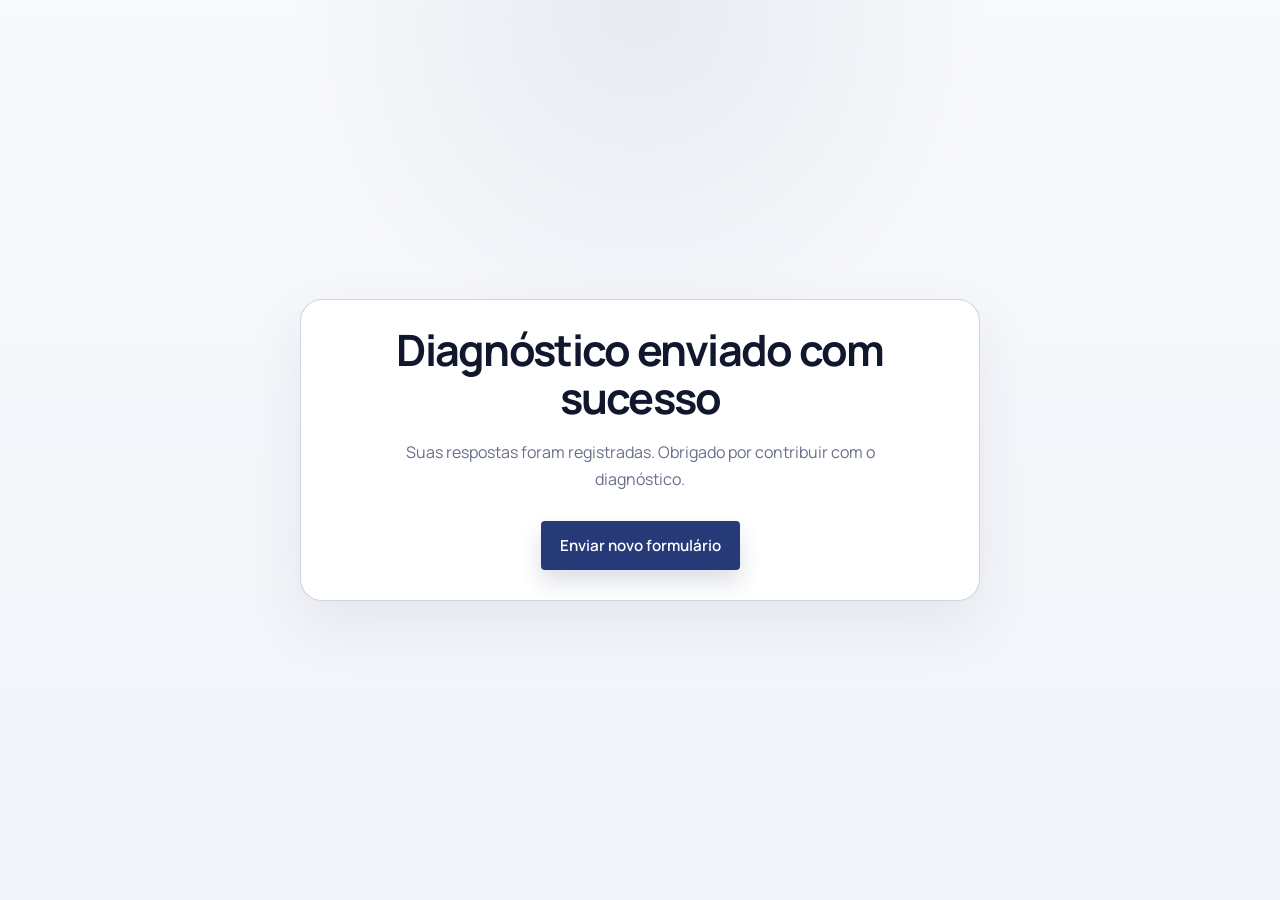
<file: sucesso.html>
<!DOCTYPE html>
<html lang="pt-BR">
<head>
  <meta charset="UTF-8">
  <meta name="viewport" content="width=device-width, initial-scale=1.0">
  <title>Diagn&oacute;stico enviado com sucesso</title>
  <link rel="preconnect" href="https://fonts.googleapis.com">
  <link rel="preconnect" href="https://fonts.gstatic.com" crossorigin>
  <link href="https://fonts.googleapis.com/css2?family=Manrope:wght@400;500;600;700;800&display=swap" rel="stylesheet">
  <link rel="stylesheet" href="style.css">
</head>
<body>
  <main class="page page-centered">
    <section class="form-shell success-card">
      <h1>Diagn&oacute;stico enviado com sucesso</h1>
      <p>Suas respostas foram registradas. Obrigado por contribuir com o diagn&oacute;stico.</p>
      <div class="success-actions">
        <a class="button button-primary" href="index.html">Enviar novo formul&aacute;rio</a>
      </div>
    </section>
  </main>
</body>
</html>
</file>
<file: style.css>
:root {
  --bg: #f5f6fa;
  --panel: #ffffff;
  --panel-muted: #f8f9fd;
  --text: #11182d;
  --muted: #68708a;
  --border: #d8dceb;
  --border-strong: #c8d0e4;
  --accent: #273a78;
  --accent-soft: #e8ecfb;
  --accent-strong: #1e2f67;
  --error: #c02f3d;
  --success: #1d7d4d;
  --shadow: 0 24px 60px rgba(34, 45, 82, 0.08);
}

* {
  box-sizing: border-box;
}

html {
  scroll-behavior: smooth;
}

body {
  margin: 0;
  min-height: 100vh;
  font-family: "Manrope", sans-serif;
  color: var(--text);
  background:
    radial-gradient(circle at top center, rgba(39, 58, 120, 0.08), transparent 32%),
    linear-gradient(180deg, #f8f9fc 0%, #f2f4fa 100%);
}

button,
input,
select,
textarea {
  font: inherit;
}

.page {
  width: min(980px, calc(100% - 32px));
  margin: 0 auto;
  padding: 24px 0 56px;
}

.page-centered {
  min-height: 100vh;
  display: grid;
  place-items: center;
  padding: 24px 0;
}

.hero {
  max-width: 760px;
  margin: 0 auto 28px;
  text-align: center;
}

.hero h1 {
  margin: 0;
  font-size: clamp(2rem, 4vw, 2.9rem);
  line-height: 1.15;
  letter-spacing: -0.04em;
}

.hero-subtitle,
.hero-description {
  margin: 14px auto 0;
  max-width: 720px;
  color: var(--muted);
  line-height: 1.65;
}

.hero-subtitle {
  font-size: 1rem;
}

.hero-description {
  font-size: 0.98rem;
}

.success-card {
  width: min(680px, 100%);
  padding: 34px 32px;
  text-align: center;
}

.success-card h1 {
  margin: 0;
  font-size: clamp(2rem, 4vw, 2.7rem);
  line-height: 1.12;
  letter-spacing: -0.04em;
}

.success-card p {
  margin: 16px auto 0;
  max-width: 520px;
  color: var(--muted);
  line-height: 1.7;
}

.success-actions {
  display: flex;
  justify-content: center;
  margin-top: 28px;
}

.form-shell {
  background: var(--panel);
  border: 1px solid rgba(200, 208, 228, 0.9);
  border-radius: 22px;
  padding: 26px 26px 30px;
  box-shadow: var(--shadow);
}

.progress-panel {
  margin-bottom: 26px;
}

.progress-header {
  display: flex;
  align-items: center;
  justify-content: space-between;
  gap: 16px;
  margin-bottom: 10px;
}

.progress-label,
.progress-value {
  font-size: 0.72rem;
  font-weight: 700;
  letter-spacing: 0.08em;
}

.progress-label {
  color: var(--muted);
}

.progress-value {
  color: var(--accent);
}

.progress-track {
  position: relative;
  width: 100%;
  height: 6px;
  margin-bottom: 14px;
  background: #e5e9f4;
  border-radius: 999px;
  overflow: hidden;
}

.progress-fill {
  display: block;
  width: 0;
  height: 100%;
  border-radius: inherit;
  background: linear-gradient(90deg, var(--accent) 0%, #5772ca 100%);
  transition: width 0.25s ease;
}

.step-tabs {
  display: flex;
  flex-wrap: wrap;
  gap: 8px;
}

.step-tab {
  border: 1px solid var(--border);
  border-radius: 999px;
  padding: 8px 14px;
  font-size: 0.78rem;
  color: var(--muted);
  background: var(--panel-muted);
  cursor: pointer;
  transition: all 0.2s ease;
}

.step-tab:hover {
  border-color: var(--accent);
  color: var(--accent);
}

.step-tab.is-active,
.step-tab.is-complete {
  border-color: var(--accent);
  color: #ffffff;
  background: var(--accent);
  box-shadow: 0 8px 18px rgba(39, 58, 120, 0.16);
}

form {
  display: grid;
  gap: 30px;
}

.form-header {
  padding-bottom: 14px;
  border-bottom: 1px solid #e3e6f1;
}

.form-header h2 {
  margin: 0;
  font-size: 1.35rem;
  font-weight: 600;
}

.form-section {
  scroll-margin-top: 28px;
}

.section-title {
  display: flex;
  align-items: center;
  gap: 10px;
  margin-bottom: 18px;
}

.section-number {
  display: inline-flex;
  align-items: center;
  justify-content: center;
  width: 20px;
  height: 20px;
  border-radius: 999px;
  font-size: 0.7rem;
  font-weight: 700;
  color: #ffffff;
  background: var(--accent);
}

.section-title h3 {
  margin: 0;
  font-size: 0.85rem;
  font-weight: 700;
  letter-spacing: 0.08em;
  text-transform: uppercase;
}

.form-section {
  display: grid;
  gap: 18px;
}

.form-section-compact {
  margin-top: 18px;
}

.field {
  display: grid;
  gap: 8px;
}

.field-grid {
  display: grid;
  grid-template-columns: repeat(2, minmax(0, 1fr));
  gap: 18px;
}

.field label,
.field-label {
  font-size: 0.96rem;
  font-weight: 600;
  line-height: 1.5;
}

.required-mark {
  color: var(--error);
}

input[type="text"],
input[type="email"],
input[type="tel"],
input[type="url"],
input[type="number"],
select,
textarea {
  width: 100%;
  border: 1px solid var(--border-strong);
  border-radius: 4px;
  padding: 14px 14px;
  color: var(--text);
  background: #ffffff;
  transition: border-color 0.2s ease, box-shadow 0.2s ease;
}

input[type="text"]::placeholder,
input[type="email"]::placeholder,
input[type="tel"]::placeholder,
input[type="url"]::placeholder,
input[type="number"]::placeholder,
textarea::placeholder {
  color: #8a90a6;
}

input[type="text"]:focus,
input[type="email"]:focus,
input[type="tel"]:focus,
input[type="url"]:focus,
input[type="number"]:focus,
select:focus,
textarea:focus {
  outline: none;
  border-color: #7187cb;
  box-shadow: 0 0 0 3px rgba(87, 114, 202, 0.14);
}

textarea {
  min-height: 96px;
  resize: vertical;
}

.select-wrap {
  position: relative;
}

.select-wrap::after {
  content: "";
  position: absolute;
  top: 50%;
  right: 14px;
  width: 10px;
  height: 10px;
  border-right: 2px solid #202b56;
  border-bottom: 2px solid #202b56;
  pointer-events: none;
  transform: translateY(-65%) rotate(45deg);
}

select {
  appearance: none;
  padding-right: 42px;
}

.choice-group {
  display: flex;
  flex-wrap: wrap;
  gap: 10px;
}

.choice-pill {
  display: inline-flex;
  align-items: center;
  gap: 10px;
  min-height: 42px;
  border: 1px solid var(--border-strong);
  border-radius: 4px;
  padding: 10px 14px;
  color: var(--text);
  background: #ffffff;
  cursor: pointer;
  transition: border-color 0.2s ease, background-color 0.2s ease, box-shadow 0.2s ease;
}

.choice-pill input {
  margin: 0;
  accent-color: var(--accent);
}

.choice-pill:hover {
  border-color: #8a9bd2;
}

.choice-pill:has(input:checked) {
  border-color: var(--accent);
  background: var(--accent-soft);
  box-shadow: inset 0 0 0 1px rgba(39, 58, 120, 0.08);
}

.conditional-block {
  display: grid;
  gap: 18px;
  padding: 18px;
  border: 1px solid #e3e7f3;
  border-radius: 14px;
  background: var(--panel-muted);
}

.conditional-block.is-hidden {
  display: none;
}

.conditional-block-header h4 {
  margin: 0;
  font-size: 1rem;
  font-weight: 700;
  color: var(--accent-strong);
}

.field.invalid input[type="text"],
.field.invalid input[type="email"],
.field.invalid input[type="tel"],
.field.invalid input[type="url"],
.field.invalid input[type="number"],
.field.invalid select,
.field.invalid textarea,
.field.invalid .choice-pill {
  border-color: rgba(192, 47, 61, 0.45);
}

.field.invalid .choice-pill:has(input:checked) {
  border-color: rgba(192, 47, 61, 0.65);
  background: rgba(192, 47, 61, 0.06);
}

.error {
  min-height: 1em;
  font-size: 0.82rem;
  color: var(--error);
}

.char-counter {
  justify-self: end;
  min-height: 1em;
  font-size: 0.78rem;
  color: var(--muted);
}

.char-counter.is-warning {
  color: #8b5b16;
}

.char-counter.is-limit {
  color: var(--error);
}

.form-footer {
  display: grid;
  gap: 12px;
  padding-top: 10px;
}

.form-actions {
  display: flex;
  justify-content: flex-end;
  gap: 10px;
}

.button {
  display: inline-flex;
  align-items: center;
  justify-content: center;
  border: 1px solid transparent;
  border-radius: 4px;
  padding: 13px 18px;
  font-size: 0.95rem;
  font-weight: 600;
  text-decoration: none;
  cursor: pointer;
  transition: transform 0.2s ease, box-shadow 0.2s ease, opacity 0.2s ease;
}

.button:disabled {
  cursor: wait;
  opacity: 0.72;
  transform: none;
  box-shadow: none;
}

.button:hover {
  transform: translateY(-1px);
}

.button:active {
  transform: translateY(0);
}

.button-secondary {
  border-color: var(--border-strong);
  color: var(--text);
  background: #ffffff;
}

.button-primary {
  color: #ffffff;
  background: var(--accent);
  box-shadow: 0 12px 22px rgba(39, 58, 120, 0.16);
}

.required-note {
  margin: 0;
  text-align: right;
  font-size: 0.82rem;
  color: var(--muted);
}

.success {
  display: none;
  margin: 0;
  border-radius: 8px;
  padding: 12px 14px;
  font-size: 0.92rem;
  font-weight: 600;
  color: var(--success);
  background: rgba(29, 125, 77, 0.1);
}

.success.visible {
  display: block;
}

.success.is-loading {
  color: var(--accent-strong);
  background: rgba(39, 58, 120, 0.1);
}

.success.is-error {
  color: var(--error);
  background: rgba(192, 47, 61, 0.1);
}

@media (max-width: 720px) {
  .page {
    width: min(100% - 16px, 980px);
    padding: 16px 0 28px;
  }

  .page-centered {
    padding: 16px 0;
  }

  .hero {
    margin-bottom: 20px;
  }

  .form-shell {
    padding: 18px 16px 24px;
    border-radius: 18px;
  }

  .success-card {
    padding: 24px 18px;
    border-radius: 18px;
  }

  .step-tabs {
    overflow-x: auto;
    flex-wrap: nowrap;
    padding-bottom: 4px;
  }

  .step-tab {
    white-space: nowrap;
  }

  .choice-group {
    gap: 8px;
  }

  .field-grid {
    grid-template-columns: 1fr;
    gap: 18px;
  }

  .conditional-block {
    padding: 16px;
  }

  .choice-pill {
    width: 100%;
    justify-content: flex-start;
  }

  .form-actions {
    flex-direction: column-reverse;
  }

  .button {
    width: 100%;
  }

  .required-note {
    text-align: left;
  }
}
</file>
